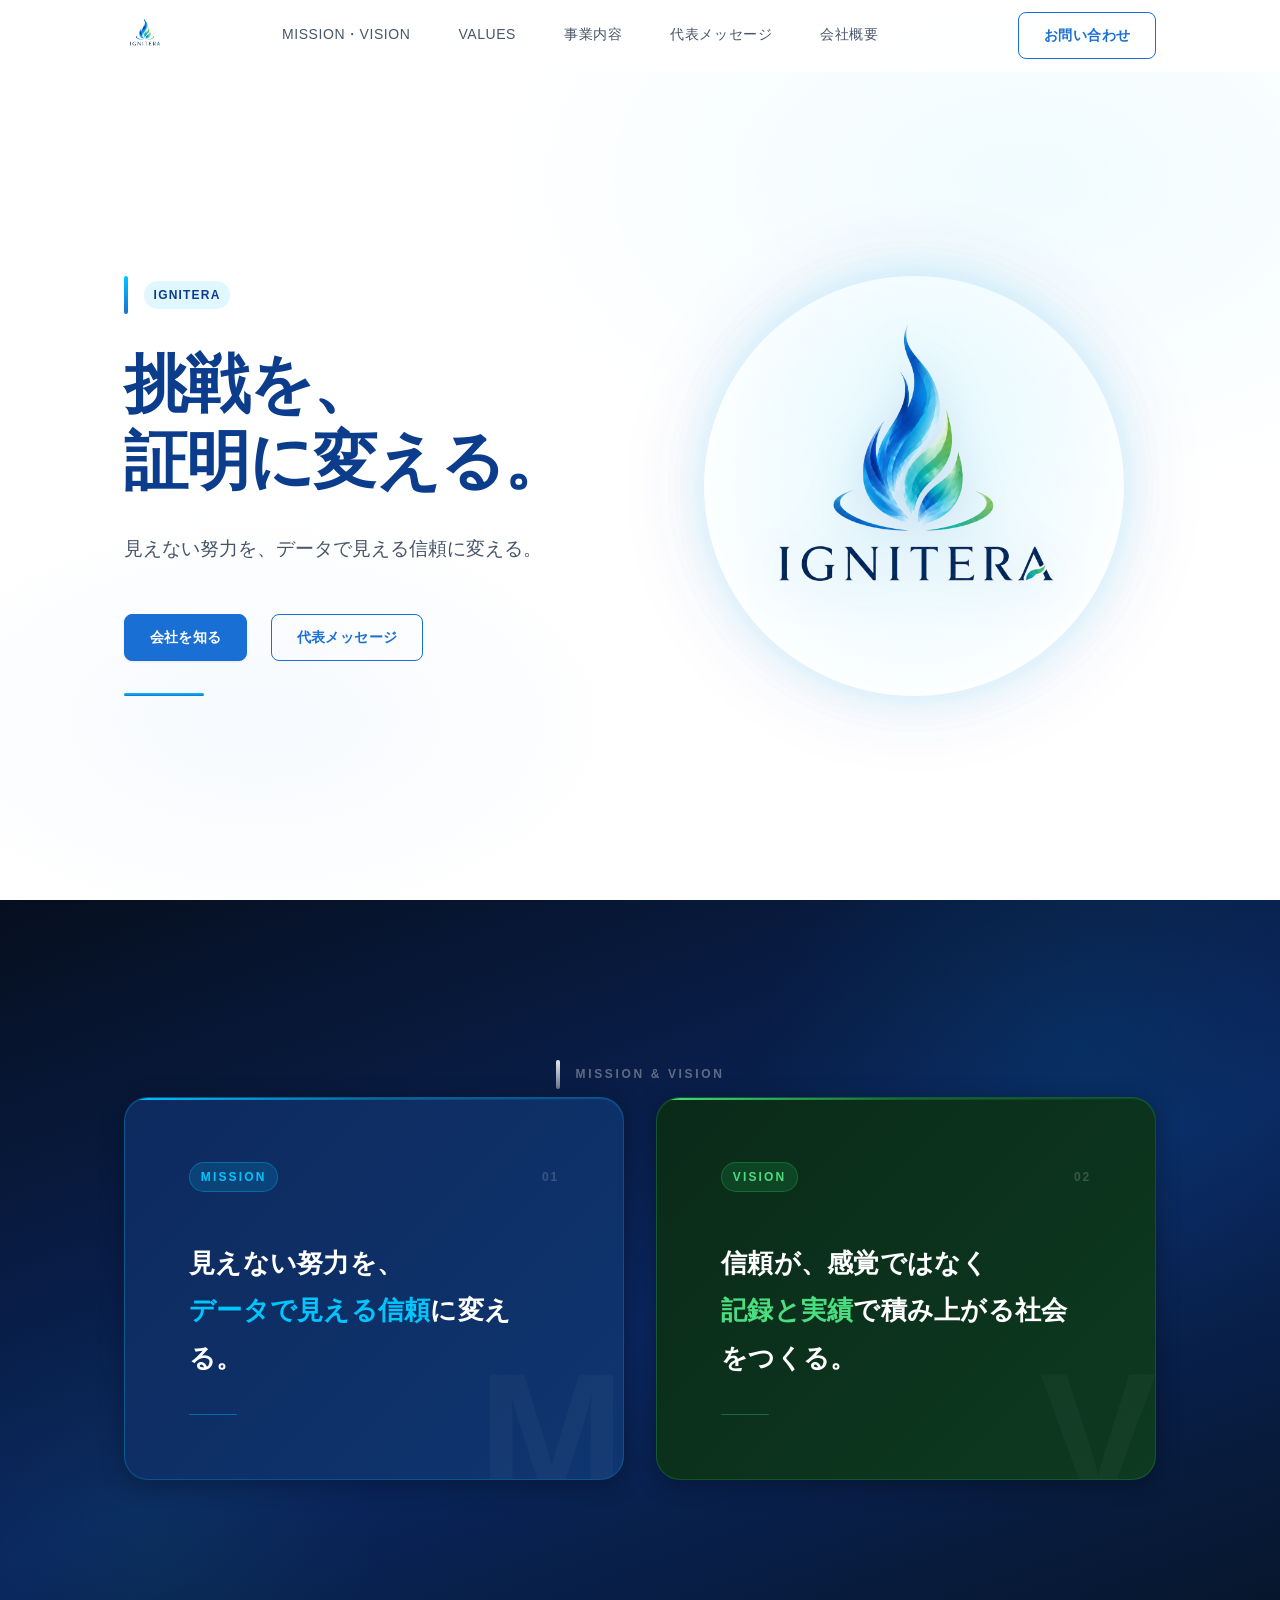
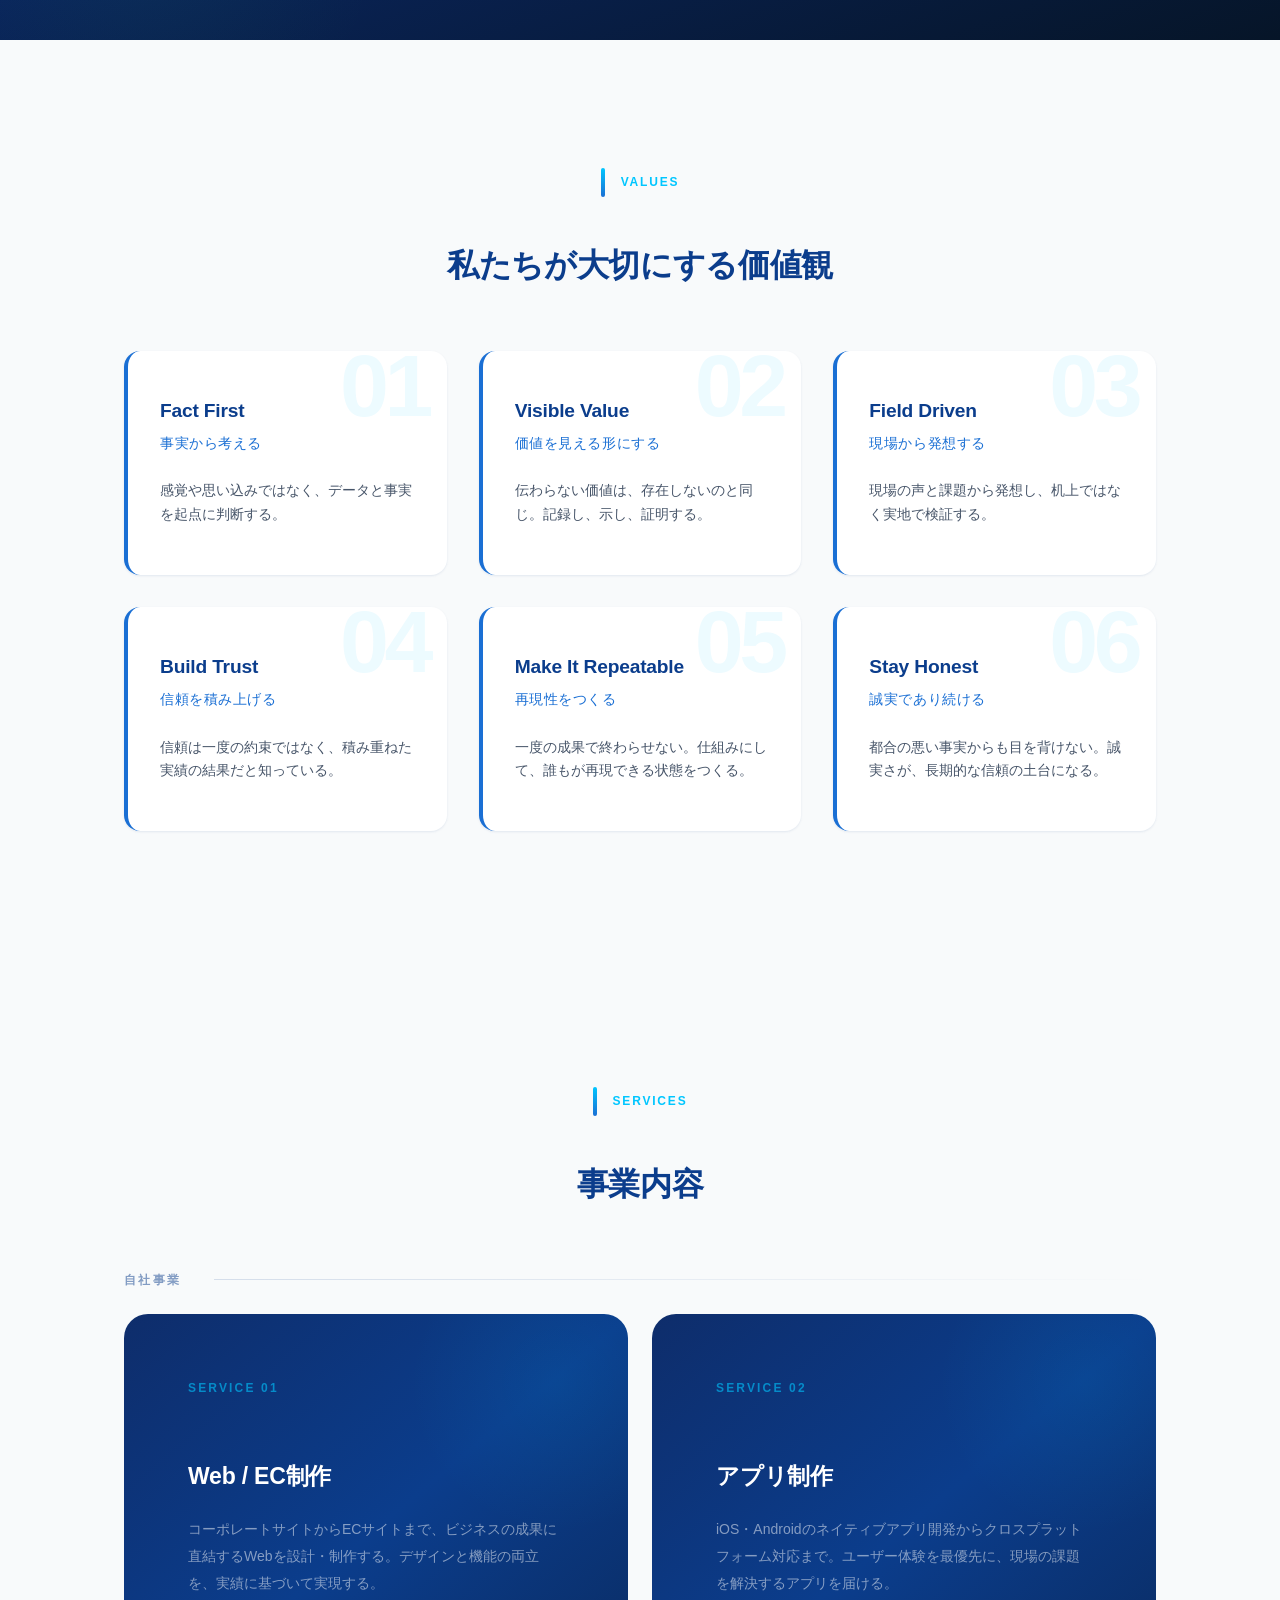
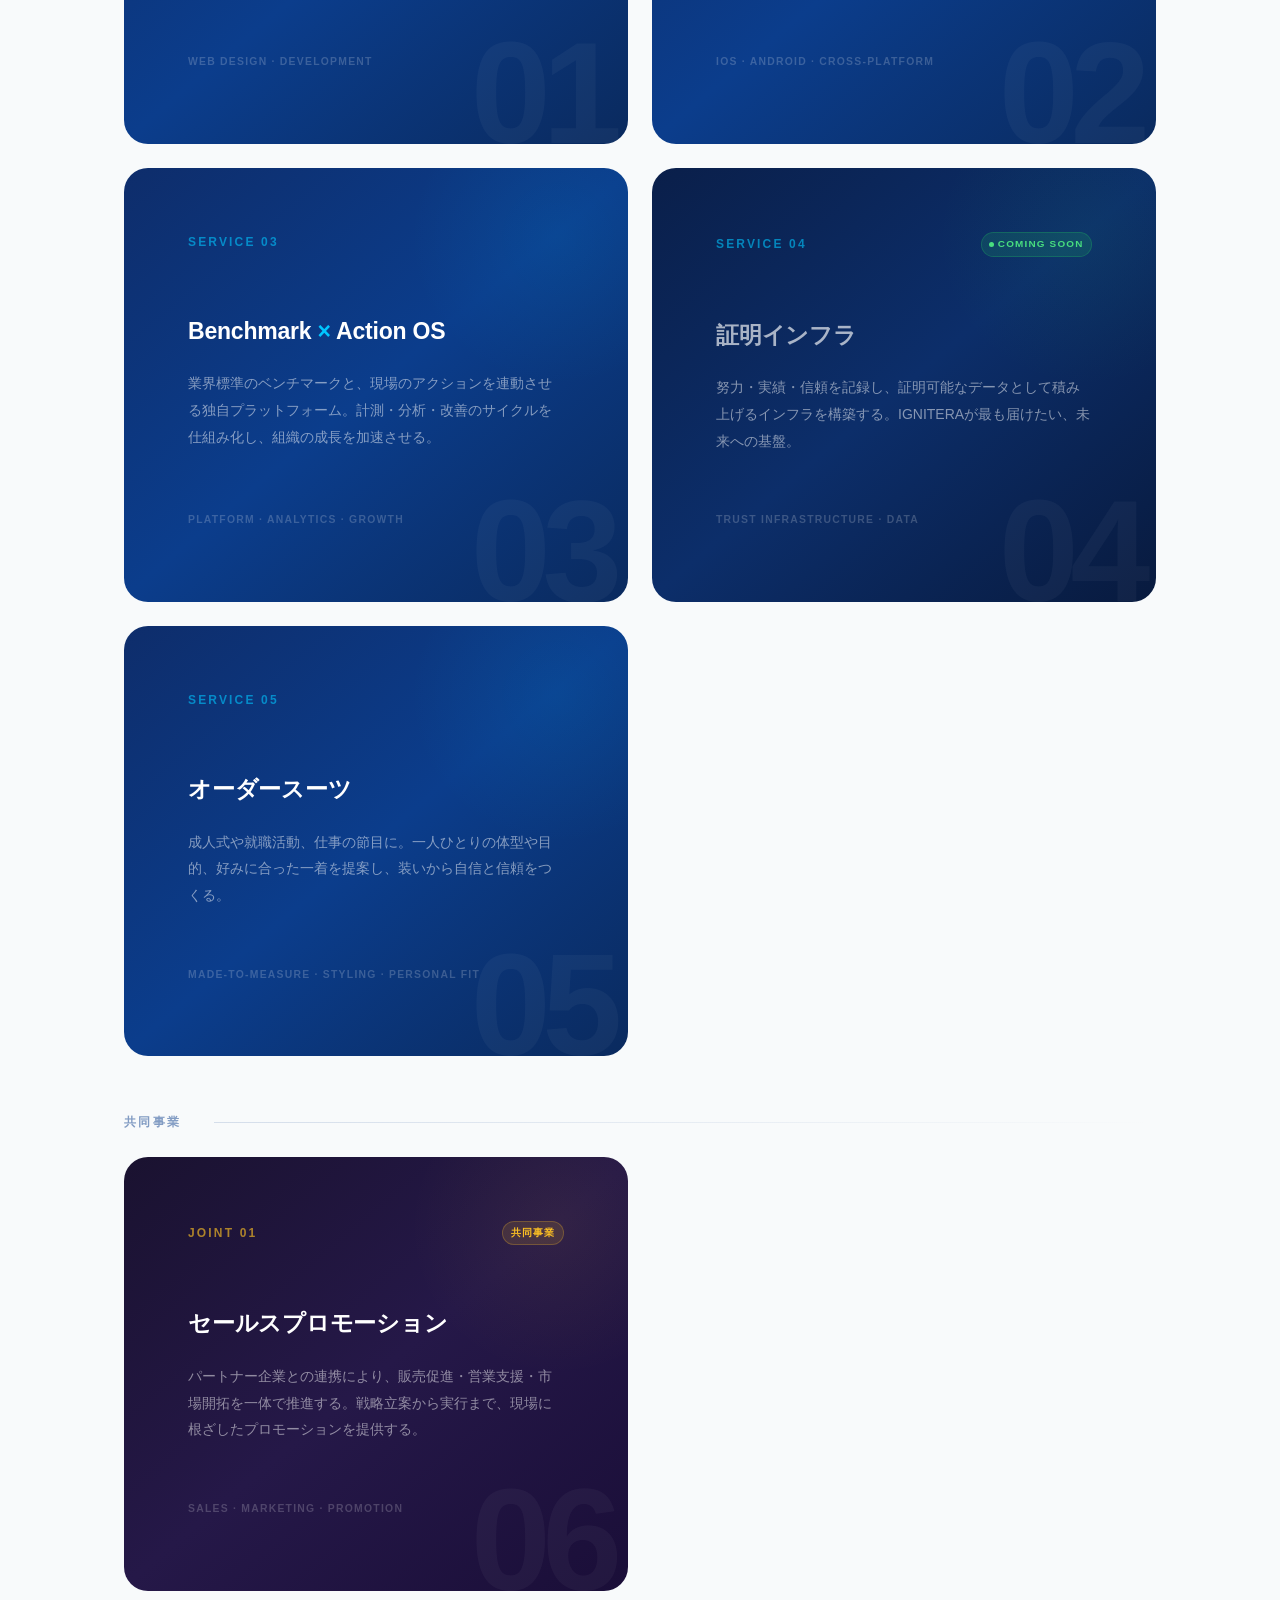
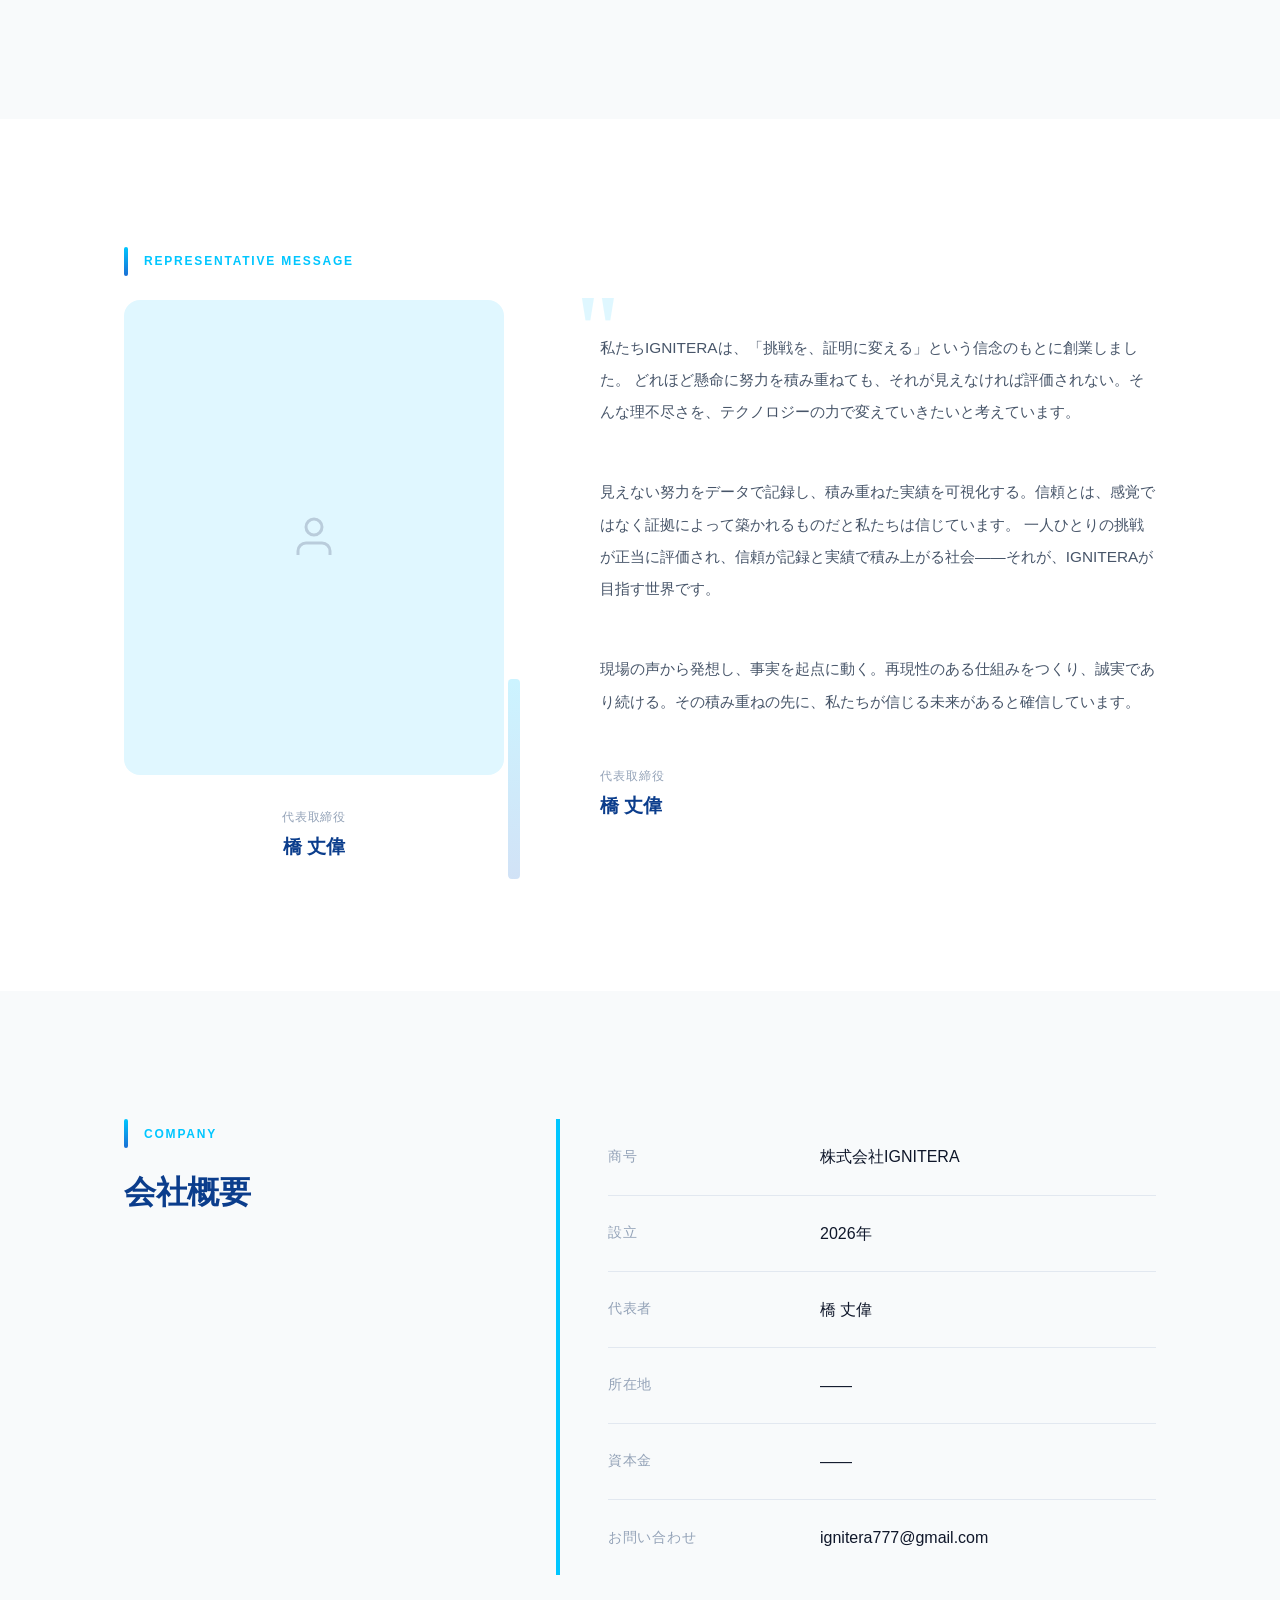
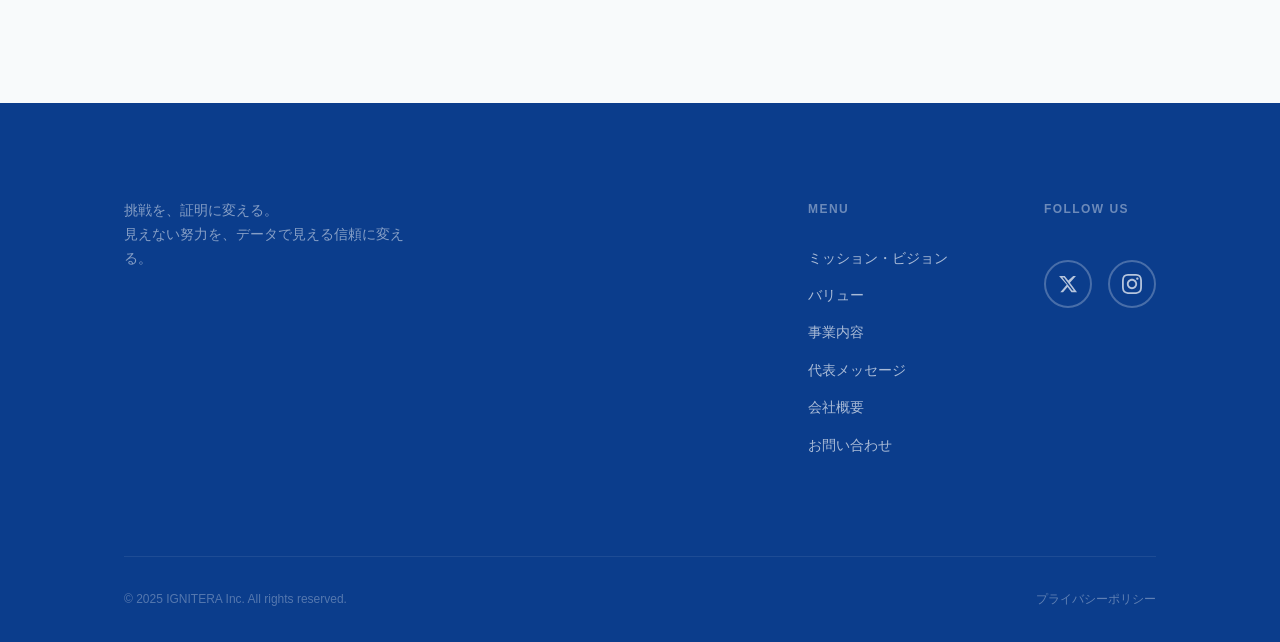
<file: index.html>
<!DOCTYPE html>
<html lang="ja">
<head>
  <meta charset="UTF-8">
  <meta name="viewport" content="width=device-width, initial-scale=1.0">
  <title>IGNITERA — 挑戦を、証明に変える。</title>
  <meta name="description" content="見えない努力を、データで見える信頼に変える。IGNITERAは、信頼が記録と実績で積み上がる社会をつくります。">

  <!-- OGP -->
  <meta property="og:title" content="IGNITERA — 挑戦を、証明に変える。">
  <meta property="og:description" content="見えない努力を、データで見える信頼に変える。">
  <meta property="og:type" content="website">
  <meta property="og:locale" content="ja_JP">

  <!-- Favicon placeholder -->
  <link rel="icon" type="image/png" href="logo/IGNITERA_transparent_full.png">

  <!-- CSS -->
  <link rel="stylesheet" href="css/reset.css">
  <link rel="stylesheet" href="css/tokens.css">
  <link rel="stylesheet" href="css/typography.css">
  <link rel="stylesheet" href="css/layout.css">
  <link rel="stylesheet" href="css/components.css">
  <link rel="stylesheet" href="css/animations.css">
  <link rel="stylesheet" href="css/sections/header.css">
  <link rel="stylesheet" href="css/sections/hero.css">
  <link rel="stylesheet" href="css/sections/mission-vision.css">
  <link rel="stylesheet" href="css/sections/values.css">
  <link rel="stylesheet" href="css/sections/services.css">
  <link rel="stylesheet" href="css/sections/representative.css">
  <link rel="stylesheet" href="css/sections/company-info.css">
  <link rel="stylesheet" href="css/sections/footer.css">
  <link rel="stylesheet" href="css/responsive.css">
  <!-- SEO / GEO Optimization -->
  <link rel="canonical" href="https://ignitera.jp/">
  <meta property="og:type" content="website">
  <meta property="og:site_name" content="IGNITERA">
  <meta property="og:title" content="IGNITERA — 挑戦を、証明に変える。">
  <meta property="og:description" content="Web/EC制作・アプリ制作・Benchmark × Action OS・証明インフラ・オーダースーツを展開するIGNITERA。挑戦を、証明に変える。">
  <meta property="og:url" content="https://ignitera.jp/">
  <meta property="og:image" content="https://ignitera.jp/logo/IGNITERA_transparent_full.png">
  <meta name="twitter:card" content="summary_large_image">
  <meta name="twitter:site" content="@ignitera_jp">
  <meta name="twitter:title" content="IGNITERA — 挑戦を、証明に変える。">
  <meta name="twitter:description" content="Web/EC制作・アプリ制作・Benchmark × Action OS・証明インフラ・オーダースーツを展開するIGNITERA。挑戦を、証明に変える。">
  <meta name="twitter:image" content="https://ignitera.jp/logo/IGNITERA_transparent_full.png">
  <script type="application/ld+json">
  {
    "@context": "https://schema.org",
    "@graph": [
      {
        "@type": "Organization",
        "@id": "https://ignitera.jp/#organization",
        "name": "株式会社IGNITERA",
        "alternateName": "IGNITERA Inc.",
        "url": "https://ignitera.jp",
        "logo": "https://ignitera.jp/logo/IGNITERA_transparent_full.png",
        "description": "挑戦を、証明に変える。Web/EC制作・アプリ制作・Benchmark × Action OS・証明インフラ・オーダースーツを展開する株式会社IGNITERA。",
        "foundingDate": "2026",
        "founder": { "@type": "Person", "name": "橋 丈偉" },
        "email": "ignitera777@gmail.com",
        "sameAs": [
          "https://x.com/ignitera_jp",
          "https://www.instagram.com/ignitera_official/"
        ]
      },
      {
        "@type": "WebSite",
        "@id": "https://ignitera.jp/#website",
        "url": "https://ignitera.jp",
        "name": "IGNITERA",
        "description": "挑戦を、証明に変える。",
        "publisher": { "@id": "https://ignitera.jp/#organization" }
      }
    ]
  }
  </script>
</head>
<body>

  <!-- ============================================================
       HEADER
  ============================================================ -->
  <header id="site-header" role="banner">
    <div class="container">
      <div class="header-inner">
        <a href="#hero" class="header-logo" aria-label="IGNITERA トップへ">
          <img src="logo/IGNITERA_transparent_full.png" alt="IGNITERA">
        </a>

        <nav class="header-nav" aria-label="メインナビゲーション">
          <a href="#mission-vision" class="nav-link">MISSION・VISION</a>
          <a href="#values" class="nav-link">VALUES</a>
          <a href="#services" class="nav-link">事業内容</a>
          <a href="#representative" class="nav-link">代表メッセージ</a>
          <a href="#company-info" class="nav-link">会社概要</a>
        </nav>

        <a href="contact.html" class="btn btn-outline header-cta">お問い合わせ</a>

        <button class="hamburger" aria-label="メニューを開く" aria-expanded="false">
          <span class="hamburger-line"></span>
          <span class="hamburger-line"></span>
          <span class="hamburger-line"></span>
        </button>
      </div>
    </div>
  </header>

  <!-- Mobile nav overlay -->
  <nav class="mobile-nav" aria-label="モバイルナビゲーション">
    <a href="#mission-vision" class="nav-link">ミッション</a>
    <a href="#values" class="nav-link">バリュー</a>
    <a href="#services" class="nav-link">事業内容</a>
    <a href="#representative" class="nav-link">代表メッセージ</a>
    <a href="#company-info" class="nav-link">会社概要</a>
    <a href="contact.html" class="nav-link">お問い合わせ</a>
  </nav>

  <main>

    <!-- ============================================================
         HERO
    ============================================================ -->
    <section id="hero">
      <div class="container">
        <div class="hero-inner">

          <!-- Left: text -->
          <div class="hero-text">
            <div class="hero-badge hero-animate">
              <span class="accent-bar"></span>
              <span class="badge badge-cyan">IGNITERA</span>
            </div>

            <h1 class="hero-tagline hero-animate">
              挑戦を、<br>証明に変える。
            </h1>

            <p class="hero-mission hero-animate">
              見えない努力を、データで見える信頼に変える。
            </p>

            <div class="hero-ctas hero-animate">
              <a href="#mission-vision" class="btn btn-primary">会社を知る</a>
              <a href="#representative" class="btn btn-outline">代表メッセージ</a>
            </div>

            <span class="accent-bar accent-bar--horizontal hero-animate"></span>
          </div>

          <!-- Right: logo visual -->
          <div class="hero-visual">
            <div class="hero-logo-wrap hero-logo-animate">
              <div class="hero-logo-glow"></div>
              <img
                src="logo/IGNITERA_transparent_full.png"
                alt="IGNITERA ロゴ"
                class="hero-logo-img"
                loading="eager"
              >
            </div>
          </div>

        </div>
      </div>

      <!-- Scroll indicator -->
      <div class="hero-scroll scroll-indicator" aria-hidden="true">
        <span class="scroll-indicator__dot"></span>
        <span class="text-xs tracking-wider text-muted">SCROLL</span>
      </div>
    </section>

    <!-- ============================================================
         MISSION / VISION
    ============================================================ -->
    <section id="mission-vision">
      <div class="container">

        <div class="mv-section-head scroll-reveal" data-anim="fade-up">
          <p class="mv-section-label">
            <span class="accent-bar accent-bar--white"></span>
            MISSION &amp; VISION
          </p>
        </div>

        <div class="mv-grid">

          <!-- MISSION card -->
          <div class="mv-card mv-card--mission scroll-reveal" data-anim="fade-left">
            <span class="mv-card-ghost" aria-hidden="true">M</span>
            <div class="mv-card-inner">
              <div class="mv-card-header">
                <span class="mv-card-tag">MISSION</span>
                <span class="mv-card-index">01</span>
              </div>
              <div class="mv-card-body">
                <h2 class="mv-card-heading">
                  見えない努力を、<br><em>データで見える信頼</em>に変える。
                </h2>
                <span class="mv-card-rule"></span>
              </div>
            </div>
          </div>

          <!-- VISION card -->
          <div class="mv-card mv-card--vision scroll-reveal" data-anim="fade-right" data-delay="100">
            <span class="mv-card-ghost" aria-hidden="true">V</span>
            <div class="mv-card-inner">
              <div class="mv-card-header">
                <span class="mv-card-tag">VISION</span>
                <span class="mv-card-index">02</span>
              </div>
              <div class="mv-card-body">
                <h2 class="mv-card-heading">
                  信頼が、感覚ではなく<br><em>記録と実績</em>で積み上がる社会をつくる。
                </h2>
                <span class="mv-card-rule"></span>
              </div>
            </div>
          </div>

        </div>
      </div>
    </section>

    <!-- ============================================================
         VALUES
    ============================================================ -->
    <section id="values" class="section">
      <div class="container">

        <div class="section-header section-header--center">
          <span class="section-label scroll-reveal" data-anim="fade-up">
            <span class="accent-bar"></span>
            VALUES
          </span>
          <h2 class="text-h2 text-navy scroll-reveal" data-anim="fade-up" data-delay="100">
            私たちが大切にする価値観
          </h2>
        </div>

        <div class="values-grid">

          <article class="value-card scroll-reveal" data-anim="scale-in">
            <span class="value-card-number" aria-hidden="true">01</span>
            <div class="value-card-content">
              <h3 class="value-card-en">Fact First</h3>
              <p class="value-card-ja">事実から考える</p>
              <p class="value-card-desc">感覚や思い込みではなく、データと事実を起点に判断する。</p>
            </div>
          </article>

          <article class="value-card scroll-reveal" data-anim="scale-in">
            <span class="value-card-number" aria-hidden="true">02</span>
            <div class="value-card-content">
              <h3 class="value-card-en">Visible Value</h3>
              <p class="value-card-ja">価値を見える形にする</p>
              <p class="value-card-desc">伝わらない価値は、存在しないのと同じ。記録し、示し、証明する。</p>
            </div>
          </article>

          <article class="value-card scroll-reveal" data-anim="scale-in">
            <span class="value-card-number" aria-hidden="true">03</span>
            <div class="value-card-content">
              <h3 class="value-card-en">Field Driven</h3>
              <p class="value-card-ja">現場から発想する</p>
              <p class="value-card-desc">現場の声と課題から発想し、机上ではなく実地で検証する。</p>
            </div>
          </article>

          <article class="value-card scroll-reveal" data-anim="scale-in">
            <span class="value-card-number" aria-hidden="true">04</span>
            <div class="value-card-content">
              <h3 class="value-card-en">Build Trust</h3>
              <p class="value-card-ja">信頼を積み上げる</p>
              <p class="value-card-desc">信頼は一度の約束ではなく、積み重ねた実績の結果だと知っている。</p>
            </div>
          </article>

          <article class="value-card scroll-reveal" data-anim="scale-in">
            <span class="value-card-number" aria-hidden="true">05</span>
            <div class="value-card-content">
              <h3 class="value-card-en">Make It Repeatable</h3>
              <p class="value-card-ja">再現性をつくる</p>
              <p class="value-card-desc">一度の成果で終わらせない。仕組みにして、誰もが再現できる状態をつくる。</p>
            </div>
          </article>

          <article class="value-card scroll-reveal" data-anim="scale-in">
            <span class="value-card-number" aria-hidden="true">06</span>
            <div class="value-card-content">
              <h3 class="value-card-en">Stay Honest</h3>
              <p class="value-card-ja">誠実であり続ける</p>
              <p class="value-card-desc">都合の悪い事実からも目を背けない。誠実さが、長期的な信頼の土台になる。</p>
            </div>
          </article>

        </div>
      </div>
    </section>

    <!-- ============================================================
         SERVICES
    ============================================================ -->
    <section id="services" class="section">
      <div class="container">

        <div class="section-header section-header--center">
          <span class="section-label scroll-reveal" data-anim="fade-up">
            <span class="accent-bar"></span>
            SERVICES
          </span>
          <h2 class="text-h2 text-navy scroll-reveal" data-anim="fade-up" data-delay="100">
            事業内容
          </h2>
        </div>

        <div class="services-grid">

          <!-- ── 自社事業 ── -->
          <div class="services-category scroll-reveal" data-anim="fade-up">
            <span class="services-category-label">自社事業</span>
            <span class="services-category-line"></span>
          </div>

          <!-- 01 Web/EC制作 -->
          <div class="service-card scroll-reveal" data-anim="fade-up" onclick="location.href='services/web-ec.html'" style="cursor:pointer;">
            <div class="service-bar" aria-hidden="true"></div>
            <div class="service-card-head">
              <span class="service-card-index">SERVICE 01</span>
            </div>
            <div class="service-card-body">
              <h3 class="service-card-title">Web / EC制作</h3>
              <p class="service-card-desc">
                コーポレートサイトからECサイトまで、ビジネスの成果に直結するWebを設計・制作する。デザインと機能の両立を、実績に基づいて実現する。
              </p>
            </div>
            <div class="service-card-footer">
              <span class="service-card-tag">Web Design · Development</span>
              <span class="service-card-arrow" aria-hidden="true">
                <svg viewBox="0 0 16 16" fill="none" xmlns="http://www.w3.org/2000/svg">
                  <path d="M3 8h10M9 4l4 4-4 4" stroke="currentColor" stroke-width="1.5" stroke-linecap="round" stroke-linejoin="round"/>
                </svg>
              </span>
            </div>
            <span class="service-card-num" aria-hidden="true">01</span>
          </div>

          <!-- 02 アプリ制作 -->
          <div class="service-card scroll-reveal" data-anim="fade-up" data-delay="100" onclick="location.href='services/app.html'" style="cursor:pointer;">
            <div class="service-bar" aria-hidden="true"></div>
            <div class="service-card-head">
              <span class="service-card-index">SERVICE 02</span>
            </div>
            <div class="service-card-body">
              <h3 class="service-card-title">アプリ制作</h3>
              <p class="service-card-desc">
                iOS・Androidのネイティブアプリ開発からクロスプラットフォーム対応まで。ユーザー体験を最優先に、現場の課題を解決するアプリを届ける。
              </p>
            </div>
            <div class="service-card-footer">
              <span class="service-card-tag">iOS · Android · Cross-platform</span>
              <span class="service-card-arrow" aria-hidden="true">
                <svg viewBox="0 0 16 16" fill="none" xmlns="http://www.w3.org/2000/svg">
                  <path d="M3 8h10M9 4l4 4-4 4" stroke="currentColor" stroke-width="1.5" stroke-linecap="round" stroke-linejoin="round"/>
                </svg>
              </span>
            </div>
            <span class="service-card-num" aria-hidden="true">02</span>
          </div>

          <!-- 03 Benchmark x Action OS -->
          <div class="service-card scroll-reveal" data-anim="fade-up" data-delay="200" onclick="location.href='services/benchmark.html'" style="cursor:pointer;">
            <div class="service-bar" aria-hidden="true"></div>
            <div class="service-card-head">
              <span class="service-card-index">SERVICE 03</span>
            </div>
            <div class="service-card-body">
              <h3 class="service-card-title">Benchmark <em>×</em> Action OS</h3>
              <p class="service-card-desc">
                業界標準のベンチマークと、現場のアクションを連動させる独自プラットフォーム。計測・分析・改善のサイクルを仕組み化し、組織の成長を加速させる。
              </p>
            </div>
            <div class="service-card-footer">
              <span class="service-card-tag">Platform · Analytics · Growth</span>
              <span class="service-card-arrow" aria-hidden="true">
                <svg viewBox="0 0 16 16" fill="none" xmlns="http://www.w3.org/2000/svg">
                  <path d="M3 8h10M9 4l4 4-4 4" stroke="currentColor" stroke-width="1.5" stroke-linecap="round" stroke-linejoin="round"/>
                </svg>
              </span>
            </div>
            <span class="service-card-num" aria-hidden="true">03</span>
          </div>

          <!-- 04 証明インフラ (coming soon) -->
          <div class="service-card service-card--coming scroll-reveal" data-anim="fade-up" data-delay="300" onclick="location.href='services/shoumei-infra.html'" style="cursor:pointer;">
            <div class="service-bar" aria-hidden="true"></div>
            <div class="service-card-head">
              <span class="service-card-index">SERVICE 04</span>
              <span class="service-coming-badge">Coming Soon</span>
            </div>
            <div class="service-card-body">
              <h3 class="service-card-title">証明インフラ</h3>
              <p class="service-card-desc">
                努力・実績・信頼を記録し、証明可能なデータとして積み上げるインフラを構築する。IGNITERAが最も届けたい、未来への基盤。
              </p>
            </div>
            <div class="service-card-footer">
              <span class="service-card-tag">Trust Infrastructure · Data</span>
              <span class="service-card-arrow" aria-hidden="true">
                <svg viewBox="0 0 16 16" fill="none" xmlns="http://www.w3.org/2000/svg">
                  <path d="M3 8h10M9 4l4 4-4 4" stroke="currentColor" stroke-width="1.5" stroke-linecap="round" stroke-linejoin="round"/>
                </svg>
              </span>
            </div>
            <span class="service-card-num" aria-hidden="true">04</span>
          </div>

          <!-- 05 オーダースーツ -->
          <div class="service-card scroll-reveal" data-anim="fade-up" onclick="location.href='services/order-suit.html'" style="cursor:pointer;">
            <div class="service-bar" aria-hidden="true"></div>
            <div class="service-card-head">
              <span class="service-card-index">SERVICE 05</span>
            </div>
            <div class="service-card-body">
              <h3 class="service-card-title">オーダースーツ</h3>
              <p class="service-card-desc">
                成人式や就職活動、仕事の節目に。一人ひとりの体型や目的、好みに合った一着を提案し、装いから自信と信頼をつくる。
              </p>
            </div>
            <div class="service-card-footer">
              <span class="service-card-tag">Made-to-Measure · Styling · Personal Fit</span>
              <span class="service-card-arrow" aria-hidden="true">
                <svg viewBox="0 0 16 16" fill="none" xmlns="http://www.w3.org/2000/svg">
                  <path d="M3 8h10M9 4l4 4-4 4" stroke="currentColor" stroke-width="1.5" stroke-linecap="round" stroke-linejoin="round"/>
                </svg>
              </span>
            </div>
            <span class="service-card-num" aria-hidden="true">05</span>
          </div>

          <!-- ── 共同事業 ── -->
          <div class="services-category scroll-reveal" data-anim="fade-up">
            <span class="services-category-label">共同事業</span>
            <span class="services-category-line"></span>
          </div>

          <!-- 06 セールスプロモーション -->
          <div class="service-card service-card--joint scroll-reveal" data-anim="fade-up" onclick="location.href='services/sales-promotion.html'" style="cursor:pointer;">
            <div class="service-bar" aria-hidden="true"></div>
            <div class="service-card-head">
              <span class="service-card-index">JOINT 01</span>
              <span class="joint-badge">共同事業</span>
            </div>
            <div class="service-card-body">
              <h3 class="service-card-title">セールスプロモーション</h3>
              <p class="service-card-desc">
                パートナー企業との連携により、販売促進・営業支援・市場開拓を一体で推進する。戦略立案から実行まで、現場に根ざしたプロモーションを提供する。
              </p>
            </div>
            <div class="service-card-footer">
              <span class="service-card-tag">Sales · Marketing · Promotion</span>
              <span class="service-card-arrow" aria-hidden="true">
                <svg viewBox="0 0 16 16" fill="none" xmlns="http://www.w3.org/2000/svg">
                  <path d="M3 8h10M9 4l4 4-4 4" stroke="currentColor" stroke-width="1.5" stroke-linecap="round" stroke-linejoin="round"/>
                </svg>
              </span>
            </div>
            <span class="service-card-num" aria-hidden="true">06</span>
          </div>

        </div>
      </div>
    </section>

    <!-- ============================================================
         REPRESENTATIVE
    ============================================================ -->
    <section id="representative" class="section">
      <div class="container">

        <div class="section-label scroll-reveal" data-anim="fade-up">
          <span class="accent-bar"></span>
          REPRESENTATIVE MESSAGE
        </div>

        <div class="rep-inner">

          <!-- Photo -->
          <div class="rep-photo-wrap scroll-reveal" data-anim="fade-left">
            <div class="accent-block" aria-hidden="true"></div>
            <div class="rep-photo">
              <!-- ← 代表者写真をここに差し替え -->
              <!-- <img src="assets/images/ceo-photo.jpg" alt="代表取締役 氏名"> -->
              <div class="rep-photo-placeholder">
                <svg xmlns="http://www.w3.org/2000/svg" viewBox="0 0 24 24" fill="none" stroke="currentColor" stroke-width="1.5">
                  <path d="M20 21v-2a4 4 0 0 0-4-4H8a4 4 0 0 0-4 4v2"/>
                  <circle cx="12" cy="7" r="4"/>
                </svg>
              </div>
            </div>
            <div class="rep-name">
              <p class="rep-name-title">代表取締役</p>
              <!-- ← 代表者名をここに差し替え -->
              <p class="rep-name-text">橋 丈偉</p>
            </div>
          </div>

          <!-- Message -->
          <div class="rep-message scroll-reveal" data-anim="fade-right">
            <span class="rep-quote-mark" aria-hidden="true">"</span>

            <p class="rep-message-body">
              <!-- ← 代表メッセージをここに差し替え -->
              私たちIGNITERAは、「挑戦を、証明に変える」という信念のもとに創業しました。
              どれほど懸命に努力を積み重ねても、それが見えなければ評価されない。そんな理不尽さを、テクノロジーの力で変えていきたいと考えています。
            </p>
            <p class="rep-message-body">
              見えない努力をデータで記録し、積み重ねた実績を可視化する。信頼とは、感覚ではなく証拠によって築かれるものだと私たちは信じています。
              一人ひとりの挑戦が正当に評価され、信頼が記録と実績で積み上がる社会――それが、IGNITERAが目指す世界です。
            </p>
            <p class="rep-message-body">
              現場の声から発想し、事実を起点に動く。再現性のある仕組みをつくり、誠実であり続ける。その積み重ねの先に、私たちが信じる未来があると確信しています。
            </p>

            <div class="rep-signature">
              <span class="rep-signature-role">代表取締役</span>
              <!-- ← 代表者名をここに差し替え -->
              <span class="rep-signature-name">橋 丈偉</span>
            </div>
          </div>

        </div>
      </div>
    </section>

    <!-- ============================================================
         COMPANY INFO
    ============================================================ -->
    <section id="company-info" class="section">
      <div class="container">
        <div class="company-inner">

          <div class="company-section-head">
            <span class="section-label scroll-reveal" data-anim="fade-up">
              <span class="accent-bar"></span>
              COMPANY
            </span>
            <h2 class="text-h2 text-navy scroll-reveal" data-anim="fade-up" data-delay="100">
              会社概要
            </h2>
          </div>

          <div class="company-table scroll-reveal" data-anim="fade-right">

            <div class="company-row">
              <span class="company-label">商号</span>
              <!-- ← 会社名をここに差し替え -->
              <span class="company-value">株式会社IGNITERA</span>
            </div>

            <div class="company-row">
              <span class="company-label">設立</span>
              <span class="company-value">2026年</span>
            </div>

            <div class="company-row">
              <span class="company-label">代表者</span>
              <span class="company-value">橋 丈偉</span>
            </div>

            <div class="company-row">
              <span class="company-label">所在地</span>
              <span class="company-value">――</span>
            </div>

            <div class="company-row">
              <span class="company-label">資本金</span>
              <!-- ← 資本金をここに差し替え -->
              <span class="company-value">――</span>
            </div>

            <div class="company-row" id="contact">
              <span class="company-label">お問い合わせ</span>
              <span class="company-value"><a href="mailto:ignitera777@gmail.com">ignitera777@gmail.com</a></span>
            </div>

          </div>
        </div>
      </div>
    </section>

  </main>

  <!-- ============================================================
       FOOTER
  ============================================================ -->
  <footer id="site-footer" role="contentinfo">
    <div class="container">
      <div class="footer-main">

        <!-- Brand -->
        <div class="footer-brand">
          <p class="footer-tagline">
            挑戦を、証明に変える。<br>
            見えない努力を、データで見える信頼に変える。
          </p>
        </div>

        <!-- Sitemap -->
        <nav class="footer-nav" aria-label="フッターナビゲーション">
          <p class="footer-nav-title">MENU</p>
          <a href="#mission-vision" class="footer-nav-link">ミッション・ビジョン</a>
          <a href="#values" class="footer-nav-link">バリュー</a>
          <a href="#services" class="footer-nav-link">事業内容</a>
          <a href="#representative" class="footer-nav-link">代表メッセージ</a>
          <a href="#company-info" class="footer-nav-link">会社概要</a>
          <a href="contact.html" class="footer-nav-link">お問い合わせ</a>
        </nav>

        <!-- SNS -->
        <div class="footer-sns">
          <p class="footer-nav-title">FOLLOW US</p>
          <div class="sns-buttons">

            <!-- X (Twitter) -->
            <!-- ← href="https://twitter.com/YOUR_HANDLE" に差し替え -->
            <a href="https://x.com/ignitera_jp" class="sns-btn" aria-label="X (Twitter)" target="_blank" rel="noopener noreferrer">
              <svg viewBox="0 0 24 24" xmlns="http://www.w3.org/2000/svg" aria-hidden="true">
                <path d="M18.244 2.25h3.308l-7.227 8.26 8.502 11.24H16.17l-4.714-6.231-5.401 6.231H2.746l7.73-8.835L1.254 2.25H8.08l4.253 5.622zm-1.161 17.52h1.833L7.084 4.126H5.117z"/>
              </svg>
            </a>

            <!-- Instagram -->
            <!-- ← href="https://www.instagram.com/YOUR_HANDLE" に差し替え -->
            <a href="https://www.instagram.com/ignitera_official/" class="sns-btn" aria-label="Instagram" target="_blank" rel="noopener noreferrer">
              <svg viewBox="0 0 24 24" xmlns="http://www.w3.org/2000/svg" aria-hidden="true">
                <path d="M12 2.163c3.204 0 3.584.012 4.85.07 3.252.148 4.771 1.691 4.919 4.919.058 1.265.069 1.645.069 4.849 0 3.205-.012 3.584-.069 4.849-.149 3.225-1.664 4.771-4.919 4.919-1.266.058-1.644.07-4.85.07-3.204 0-3.584-.012-4.849-.07-3.26-.149-4.771-1.699-4.919-4.92-.058-1.265-.07-1.644-.07-4.849 0-3.204.013-3.583.07-4.849.149-3.227 1.664-4.771 4.919-4.919 1.266-.057 1.645-.069 4.849-.069zm0-2.163c-3.259 0-3.667.014-4.947.072-4.358.2-6.78 2.618-6.98 6.98-.059 1.281-.073 1.689-.073 4.948 0 3.259.014 3.668.072 4.948.2 4.358 2.618 6.78 6.98 6.98 1.281.058 1.689.072 4.948.072 3.259 0 3.668-.014 4.948-.072 4.354-.2 6.782-2.618 6.979-6.98.059-1.28.073-1.689.073-4.948 0-3.259-.014-3.667-.072-4.947-.196-4.354-2.617-6.78-6.979-6.98-1.281-.059-1.69-.073-4.949-.073zm0 5.838c-3.403 0-6.162 2.759-6.162 6.162s2.759 6.163 6.162 6.163 6.162-2.759 6.162-6.163c0-3.403-2.759-6.162-6.162-6.162zm0 10.162c-2.209 0-4-1.79-4-4 0-2.209 1.791-4 4-4s4 1.791 4 4c0 2.21-1.791 4-4 4zm6.406-11.845c-.796 0-1.441.645-1.441 1.44s.645 1.44 1.441 1.44c.795 0 1.439-.645 1.439-1.44s-.644-1.44-1.439-1.44z"/>
              </svg>
            </a>

          </div>
        </div>

      </div>

      <!-- Bottom bar -->
      <div class="footer-bottom">
        <!-- ← 会社名・年度をここに差し替え -->
        <p class="footer-copy">&copy; 2025 IGNITERA Inc. All rights reserved.</p>
        <a href="#" class="footer-policy">プライバシーポリシー</a>
      </div>
    </div>
  </footer>

  <!-- JS -->
  <script src="js/scroll-animations.js" defer></script>
  <script src="js/nav.js" defer></script>

</body>
</html>
</file>
<file: css/tokens.css>
:root {
  /* Colors — extracted from IGNITERA logo */
  --color-navy:        #0B3D8C;
  --color-blue:        #1A6FD4;
  --color-cyan:        #00C6FF;
  --color-cyan-light:  #E0F7FF;
  --color-cyan-ultra:  #F0FBFF;
  --color-green:       #22C55E;
  --color-green-light: #DCFCE7;

  --color-white:       #FFFFFF;
  --color-bg:          #F8FAFB;
  --color-surface:     #FFFFFF;
  --color-border:      #E2E8F0;

  --color-text-primary:   #0F172A;
  --color-text-secondary: #475569;
  --color-text-muted:     #94A3B8;

  /* Typography */
  --font-sans: "Hiragino Kaku Gothic ProN", "Hiragino Sans", "Yu Gothic Medium", "Yu Gothic", "Meiryo", sans-serif;

  --font-display: clamp(2.5rem, 5vw, 4.5rem);
  --font-h1:      clamp(2rem, 3.5vw, 3rem);
  --font-h2:      clamp(1.5rem, 2.5vw, 2.25rem);
  --font-h3:      clamp(1.125rem, 1.5vw, 1.375rem);
  --font-body:    1rem;
  --font-small:   0.875rem;
  --font-xs:      0.75rem;

  /* Spacing (8px grid) */
  --space-1:  0.5rem;
  --space-2:  1rem;
  --space-3:  1.5rem;
  --space-4:  2rem;
  --space-6:  3rem;
  --space-8:  4rem;
  --space-12: 6rem;
  --space-16: 8rem;
  --space-20: 10rem;
  --space-24: 12rem;

  /* Motion */
  --ease-out-expo:  cubic-bezier(0.16, 1, 0.3, 1);
  --ease-in-out:    cubic-bezier(0.4, 0, 0.2, 1);
  --duration-fast:  200ms;
  --duration-base:  400ms;
  --duration-slow:  700ms;
  --duration-enter: 900ms;

  /* Shadows */
  --shadow-sm: 0 1px 3px rgba(11, 61, 140, 0.06), 0 1px 2px rgba(11, 61, 140, 0.04);
  --shadow-md: 0 4px 16px rgba(11, 61, 140, 0.10), 0 2px 6px rgba(11, 61, 140, 0.06);
  --shadow-lg: 0 12px 40px rgba(11, 61, 140, 0.14);

  /* Radii */
  --radius-sm: 4px;
  --radius-md: 8px;
  --radius-lg: 16px;
  --radius-xl: 24px;
  --radius-full: 9999px;

  /* Layout */
  --container-max: 1160px;
  --container-pad: clamp(1rem, 5vw, 4rem);
  --header-height: 72px;
}
</file>
<file: css/typography.css>
body {
  font-family: var(--font-sans);
  font-size: var(--font-body);
  color: var(--color-text-primary);
  line-height: 1.7;
}

h1, h2, h3, h4, h5, h6 {
  font-weight: 700;
  line-height: 1.3;
  letter-spacing: -0.01em;
}

.text-display {
  font-size: var(--font-display);
  font-weight: 800;
  line-height: 1.15;
  letter-spacing: -0.02em;
}

.text-h1 { font-size: var(--font-h1); }
.text-h2 { font-size: var(--font-h2); }
.text-h3 { font-size: var(--font-h3); }
.text-body { font-size: var(--font-body); }
.text-small { font-size: var(--font-small); }
.text-xs { font-size: var(--font-xs); }

.text-primary   { color: var(--color-text-primary); }
.text-secondary { color: var(--color-text-secondary); }
.text-muted     { color: var(--color-text-muted); }
.text-navy      { color: var(--color-navy); }
.text-blue      { color: var(--color-blue); }
.text-cyan      { color: var(--color-cyan); }
.text-white     { color: var(--color-white); }

.text-center { text-align: center; }
.text-left   { text-align: left; }

.font-bold   { font-weight: 700; }
.font-medium { font-weight: 500; }

.tracking-wide  { letter-spacing: 0.08em; }
.tracking-wider { letter-spacing: 0.12em; }

.leading-loose { line-height: 2.0; }
.leading-relaxed { line-height: 1.8; }

.section-label {
  display: inline-flex;
  align-items: center;
  gap: var(--space-2);
  font-size: var(--font-xs);
  font-weight: 700;
  letter-spacing: 0.15em;
  text-transform: uppercase;
  color: var(--color-cyan);
  margin-bottom: var(--space-3);
}

.section-label--dark {
  color: rgba(255, 255, 255, 0.6);
}
</file>
<file: css/layout.css>
.container {
  width: 100%;
  max-width: var(--container-max);
  margin-inline: auto;
  padding-inline: var(--container-pad);
}

.section {
  padding-block: var(--space-16);
}

.section--xl {
  padding-block: var(--space-24);
}

.section--sm {
  padding-block: var(--space-8);
}

.grid-2 {
  display: grid;
  grid-template-columns: 1fr 1fr;
  gap: var(--space-8);
  align-items: center;
}

.grid-3 {
  display: grid;
  grid-template-columns: repeat(3, 1fr);
  gap: var(--space-4);
}

.flex {
  display: flex;
}

.flex-center {
  display: flex;
  align-items: center;
  justify-content: center;
}

.flex-between {
  display: flex;
  align-items: center;
  justify-content: space-between;
}

.flex-col {
  display: flex;
  flex-direction: column;
}

.gap-1 { gap: var(--space-1); }
.gap-2 { gap: var(--space-2); }
.gap-3 { gap: var(--space-3); }
.gap-4 { gap: var(--space-4); }

.section-header {
  display: flex;
  align-items: center;
  gap: var(--space-3);
  margin-bottom: var(--space-8);
}

.section-header--center {
  flex-direction: column;
  align-items: center;
  text-align: center;
}
</file>
<file: css/components.css>
/* Accent Bar — シグネチャ要素「飛び出してくる棒」 */
.accent-bar {
  display: inline-block;
  width: 4px;
  height: 2.4em;
  background: linear-gradient(180deg, var(--color-cyan), var(--color-blue));
  border-radius: 2px;
  flex-shrink: 0;
  vertical-align: middle;
}

.accent-bar--green {
  background: linear-gradient(180deg, var(--color-green), #16A34A);
}

.accent-bar--white {
  background: linear-gradient(180deg, rgba(255,255,255,0.9), rgba(255,255,255,0.4));
}

.accent-bar--horizontal {
  width: 80px;
  height: 3px;
  display: block;
}

.accent-bar--large {
  width: 6px;
  height: 4em;
}

/* Decorative block behind CEO photo */
.accent-block {
  position: absolute;
  width: 12px;
  height: 200px;
  background: linear-gradient(180deg, var(--color-cyan), var(--color-blue));
  border-radius: 4px;
  opacity: 0.2;
}

/* Buttons */
.btn {
  display: inline-flex;
  align-items: center;
  justify-content: center;
  gap: var(--space-1);
  padding: 0.75em 1.75em;
  border-radius: var(--radius-md);
  font-size: var(--font-small);
  font-weight: 600;
  letter-spacing: 0.03em;
  transition:
    background-color var(--duration-fast) var(--ease-in-out),
    color var(--duration-fast) var(--ease-in-out),
    border-color var(--duration-fast) var(--ease-in-out),
    box-shadow var(--duration-fast) var(--ease-in-out),
    transform var(--duration-fast) var(--ease-in-out);
}

.btn:hover {
  transform: translateY(-1px);
}

.btn:active {
  transform: translateY(0);
}

.btn-primary {
  background-color: var(--color-blue);
  color: var(--color-white);
  border: 1.5px solid var(--color-blue);
  box-shadow: var(--shadow-sm);
}

.btn-primary:hover {
  background-color: var(--color-navy);
  border-color: var(--color-navy);
  box-shadow: var(--shadow-md);
}

.btn-outline {
  background-color: transparent;
  color: var(--color-blue);
  border: 1.5px solid var(--color-blue);
}

.btn-outline:hover {
  background-color: var(--color-blue);
  color: var(--color-white);
}

.btn-outline-white {
  background-color: transparent;
  color: var(--color-white);
  border: 1.5px solid rgba(255, 255, 255, 0.5);
}

.btn-outline-white:hover {
  background-color: rgba(255, 255, 255, 0.12);
  border-color: rgba(255, 255, 255, 0.8);
}

/* Badge / Tag */
.badge {
  display: inline-flex;
  align-items: center;
  gap: 0.4em;
  padding: 0.3em 0.8em;
  border-radius: var(--radius-full);
  font-size: var(--font-xs);
  font-weight: 700;
  letter-spacing: 0.1em;
  text-transform: uppercase;
}

.badge-cyan {
  background-color: var(--color-cyan-light);
  color: var(--color-navy);
}

/* Card */
.card {
  background: var(--color-white);
  border-radius: var(--radius-lg);
  padding: var(--space-6) var(--space-4);
  box-shadow: var(--shadow-sm);
  transition:
    box-shadow var(--duration-base) var(--ease-out-expo),
    transform var(--duration-base) var(--ease-out-expo);
  border-left: 4px solid var(--color-blue);
  position: relative;
  overflow: hidden;
}

.card:hover {
  box-shadow: var(--shadow-md);
  transform: translateY(-4px);
  border-left-color: var(--color-cyan);
}

/* Value card decoration number */
.card-number {
  position: absolute;
  top: -0.15em;
  right: 0.3em;
  font-size: 5rem;
  font-weight: 800;
  color: var(--color-cyan);
  opacity: 0.07;
  line-height: 1;
  pointer-events: none;
  user-select: none;
  letter-spacing: -0.05em;
}

/* SNS icon button */
.sns-btn {
  display: inline-flex;
  align-items: center;
  justify-content: center;
  width: 48px;
  height: 48px;
  border-radius: var(--radius-full);
  border: 2px solid rgba(255, 255, 255, 0.25);
  color: rgba(255, 255, 255, 0.7);
  transition:
    background-color var(--duration-fast) var(--ease-in-out),
    border-color var(--duration-fast) var(--ease-in-out),
    color var(--duration-fast) var(--ease-in-out),
    transform var(--duration-fast) var(--ease-in-out);
}

.sns-btn:hover {
  background-color: var(--color-blue);
  border-color: var(--color-white);
  color: var(--color-white);
  transform: scale(1.08);
}

.sns-btn svg {
  width: 20px;
  height: 20px;
  fill: currentColor;
}

/* Divider */
.divider {
  width: 100%;
  height: 1px;
  background-color: var(--color-border);
}

.divider--navy {
  background-color: rgba(255, 255, 255, 0.1);
}

/* Scroll down indicator */
.scroll-indicator {
  display: flex;
  flex-direction: column;
  align-items: center;
  gap: var(--space-1);
  color: var(--color-text-muted);
  font-size: var(--font-xs);
  letter-spacing: 0.1em;
}

.scroll-indicator__dot {
  width: 6px;
  height: 6px;
  border-radius: var(--radius-full);
  background-color: var(--color-cyan);
  animation: scroll-bounce 1.5s var(--ease-in-out) infinite;
}

@keyframes scroll-bounce {
  0%, 100% { transform: translateY(0); opacity: 1; }
  50% { transform: translateY(8px); opacity: 0.4; }
}
</file>
<file: css/animations.css>
/* === Scroll Reveal Base States === */

.scroll-reveal {
  opacity: 0;
  transition:
    opacity var(--duration-slow) var(--ease-out-expo),
    transform var(--duration-slow) var(--ease-out-expo);
}

.scroll-reveal[data-anim="fade-up"] {
  transform: translateY(28px);
}

.scroll-reveal[data-anim="fade-left"] {
  transform: translateX(-40px);
}

.scroll-reveal[data-anim="fade-right"] {
  transform: translateX(40px);
}

.scroll-reveal[data-anim="scale-in"] {
  transform: scale(0.94);
}

.scroll-reveal[data-anim="bar-grow"] {
  transform: scaleY(0);
  transform-origin: bottom;
}

.scroll-reveal.is-visible {
  opacity: 1;
  transform: none;
}

/* === Hero Entry Animation === */

.hero-animate {
  opacity: 0;
  transform: translateY(20px);
  transition:
    opacity var(--duration-enter) var(--ease-out-expo),
    transform var(--duration-enter) var(--ease-out-expo);
}

.hero-animate.is-loaded {
  opacity: 1;
  transform: none;
}

.hero-logo-animate {
  opacity: 0;
  transform: scale(0.92);
  transition:
    opacity var(--duration-enter) var(--ease-out-expo),
    transform var(--duration-enter) var(--ease-out-expo);
}

.hero-logo-animate.is-loaded {
  opacity: 1;
  transform: scale(1);
}

/* === Keyframes === */

@keyframes fade-in-up {
  from {
    opacity: 0;
    transform: translateY(20px);
  }
  to {
    opacity: 1;
    transform: none;
  }
}

@keyframes glow-pulse {
  0%, 100% { opacity: 0.6; }
  50% { opacity: 1; }
}

/* === Nav underline hover === */

.nav-link {
  position: relative;
}

.nav-link::after {
  content: '';
  position: absolute;
  bottom: -2px;
  left: 0;
  width: 100%;
  height: 2px;
  background: var(--color-blue);
  border-radius: 1px;
  transform: scaleX(0);
  transform-origin: left;
  transition: transform var(--duration-fast) var(--ease-out-expo);
}

.nav-link:hover::after,
.nav-link.is-active::after {
  transform: scaleX(1);
}

/* === Reduced motion override === */

@media (prefers-reduced-motion: reduce) {
  .scroll-reveal,
  .scroll-reveal.is-visible,
  .hero-animate,
  .hero-animate.is-loaded,
  .hero-logo-animate,
  .hero-logo-animate.is-loaded {
    opacity: 1;
    transform: none;
    transition: none;
  }

  .scroll-indicator__dot {
    animation: none;
  }
}
</file>
<file: css/sections/header.css>
#site-header {
  position: fixed;
  top: 0;
  left: 0;
  right: 0;
  z-index: 100;
  height: var(--header-height);
  display: flex;
  align-items: center;
  background-color: rgba(255, 255, 255, 0.88);
  backdrop-filter: blur(16px);
  -webkit-backdrop-filter: blur(16px);
  border-bottom: 1px solid transparent;
  transition:
    box-shadow var(--duration-base) var(--ease-in-out),
    border-color var(--duration-base) var(--ease-in-out);
}

#site-header.is-scrolled {
  box-shadow: var(--shadow-sm);
  border-bottom-color: var(--color-border);
}

.header-inner {
  display: flex;
  align-items: center;
  justify-content: space-between;
  width: 100%;
}

.header-logo {
  display: flex;
  align-items: center;
  flex-shrink: 0;
}

.header-logo img {
  height: 42px;
  width: auto;
}

.header-nav {
  display: flex;
  align-items: center;
  gap: var(--space-6);
}

.header-nav .nav-link {
  font-size: var(--font-small);
  font-weight: 500;
  letter-spacing: 0.04em;
  color: var(--color-text-secondary);
  transition: color var(--duration-fast) var(--ease-in-out);
  padding-bottom: 2px;
}

.header-nav .nav-link:hover {
  color: var(--color-navy);
}

.header-cta {
  margin-left: var(--space-3);
}

/* Hamburger */
.hamburger {
  display: none;
  flex-direction: column;
  justify-content: center;
  align-items: center;
  width: 40px;
  height: 40px;
  gap: 6px;
  cursor: pointer;
}

.hamburger-line {
  display: block;
  width: 24px;
  height: 2px;
  background-color: var(--color-navy);
  border-radius: 1px;
  transition:
    transform var(--duration-base) var(--ease-out-expo),
    opacity var(--duration-fast) var(--ease-in-out);
}

.hamburger.is-open .hamburger-line:nth-child(1) {
  transform: translateY(8px) rotate(45deg);
}

.hamburger.is-open .hamburger-line:nth-child(2) {
  opacity: 0;
}

.hamburger.is-open .hamburger-line:nth-child(3) {
  transform: translateY(-8px) rotate(-45deg);
}

/* Mobile nav overlay */
.mobile-nav {
  display: none;
  position: fixed;
  inset: 0;
  z-index: 99;
  background-color: rgba(11, 61, 140, 0.97);
  flex-direction: column;
  align-items: center;
  justify-content: center;
  gap: var(--space-6);
  opacity: 0;
  pointer-events: none;
  transition: opacity var(--duration-base) var(--ease-in-out);
}

.mobile-nav.is-open {
  opacity: 1;
  pointer-events: auto;
}

.mobile-nav .nav-link {
  font-size: var(--font-h2);
  font-weight: 700;
  color: rgba(255, 255, 255, 0.85);
  letter-spacing: 0.02em;
  transition: color var(--duration-fast) var(--ease-in-out);
}

.mobile-nav .nav-link:hover {
  color: var(--color-white);
}

.mobile-nav .nav-link::after {
  background: var(--color-cyan);
}
</file>
<file: css/sections/hero.css>
#hero {
  min-height: 100dvh;
  display: flex;
  flex-direction: column;
  justify-content: center;
  padding-top: var(--header-height);
  background-color: var(--color-white);
  background-image:
    radial-gradient(ellipse 70% 60% at 80% 20%, rgba(0, 198, 255, 0.06) 0%, transparent 60%),
    radial-gradient(ellipse 50% 40% at 20% 80%, rgba(26, 111, 212, 0.04) 0%, transparent 60%);
  position: relative;
  overflow: hidden;
}

.hero-inner {
  display: grid;
  grid-template-columns: 1fr 1fr;
  gap: var(--space-8);
  align-items: center;
  padding-block: var(--space-12);
}

/* Left: Text */
.hero-text {
  display: flex;
  flex-direction: column;
  align-items: flex-start;
  gap: var(--space-4);
}

.hero-badge {
  display: flex;
  align-items: center;
  gap: var(--space-2);
}

.hero-tagline {
  font-size: var(--font-display);
  font-weight: 800;
  line-height: 1.2;
  letter-spacing: -0.025em;
  color: var(--color-navy);
  margin: 0;
}

.hero-mission {
  font-size: clamp(1rem, 1.5vw, 1.2rem);
  color: var(--color-text-secondary);
  line-height: 1.8;
  max-width: 480px;
}

.hero-ctas {
  display: flex;
  gap: var(--space-3);
  flex-wrap: wrap;
  margin-top: var(--space-2);
}

.hero-accent-line {
  display: block;
  width: 80px;
  height: 3px;
  background: linear-gradient(90deg, var(--color-cyan), var(--color-blue));
  border-radius: 2px;
  margin-top: var(--space-2);
}

/* Right: Logo visual */
.hero-visual {
  display: flex;
  align-items: center;
  justify-content: center;
  position: relative;
}

.hero-logo-wrap {
  position: relative;
  display: flex;
  align-items: center;
  justify-content: center;
}

.hero-logo-glow {
  position: absolute;
  inset: -40px;
  border-radius: 50%;
  background: radial-gradient(circle, rgba(0, 198, 255, 0.10) 0%, rgba(0, 198, 255, 0.04) 50%, transparent 70%);
  pointer-events: none;
}

.hero-logo-glow::before {
  content: '';
  position: absolute;
  inset: 20px;
  border-radius: 50%;
  box-shadow:
    0 0 40px rgba(0, 198, 255, 0.12),
    0 0 80px rgba(26, 111, 212, 0.08),
    0 0 120px rgba(11, 61, 140, 0.05);
}

.hero-logo-img {
  width: clamp(240px, 30vw, 380px);
  height: auto;
  position: relative;
  z-index: 1;
  filter: drop-shadow(0 8px 24px rgba(11, 61, 140, 0.15));
}

/* Scroll indicator */
.hero-scroll {
  position: absolute;
  bottom: var(--space-6);
  left: 50%;
  transform: translateX(-50%);
}
</file>
<file: css/sections/mission-vision.css>
/* ================================================================
   MISSION / VISION — bold cards on dark
================================================================ */

#mission-vision {
  background: linear-gradient(160deg, #060f1f 0%, #0a2660 55%, #061528 100%);
  padding-block: var(--space-20);
  position: relative;
  overflow: hidden;
}

#mission-vision::before {
  content: '';
  position: absolute;
  width: 700px;
  height: 700px;
  border-radius: 50%;
  background: radial-gradient(circle, rgba(0, 198, 255, 0.08) 0%, transparent 65%);
  top: -200px;
  right: -150px;
  pointer-events: none;
}

#mission-vision::after {
  content: '';
  position: absolute;
  width: 500px;
  height: 500px;
  border-radius: 50%;
  background: radial-gradient(circle, rgba(34, 197, 94, 0.06) 0%, transparent 65%);
  bottom: -150px;
  left: -100px;
  pointer-events: none;
}

/* ----------------------------------------------------------------
   Section header
---------------------------------------------------------------- */
.mv-section-head {
  text-align: center;
  margin-bottom: var(--space-10);
}

.mv-section-label {
  display: inline-flex;
  align-items: center;
  gap: var(--space-2);
  font-size: var(--font-xs);
  font-weight: 700;
  letter-spacing: 0.22em;
  text-transform: uppercase;
  color: rgba(255, 255, 255, 0.35);
}

/* ----------------------------------------------------------------
   Grid
---------------------------------------------------------------- */
.mv-grid {
  display: grid;
  grid-template-columns: 1fr 1fr;
  gap: var(--space-4);
  position: relative;
  z-index: 1;
}

/* ----------------------------------------------------------------
   Card base
---------------------------------------------------------------- */
.mv-card {
  position: relative;
  border-radius: var(--radius-xl);
  padding: var(--space-8);
  overflow: hidden;
  transition:
    transform var(--duration-base) var(--ease-out-expo),
    box-shadow var(--duration-base) var(--ease-out-expo);
}

.mv-card:hover {
  transform: translateY(-5px);
}

/* Mission — cyan tinted */
.mv-card--mission {
  background: linear-gradient(135deg, #0d2a5e 0%, #0f3570 100%);
  border: 1px solid rgba(0, 198, 255, 0.25);
  box-shadow: inset 0 1px 0 rgba(0,198,255,0.15), 0 4px 24px rgba(0,0,0,0.3);
}
.mv-card--mission:hover {
  box-shadow: inset 0 1px 0 rgba(0,198,255,0.25), 0 20px 48px rgba(0,0,0,0.4), 0 0 0 1px rgba(0,198,255,0.3);
}

/* Vision — green tinted */
.mv-card--vision {
  background: linear-gradient(135deg, #0a2a18 0%, #0d3a20 100%);
  border: 1px solid rgba(34, 197, 94, 0.25);
  box-shadow: inset 0 1px 0 rgba(34,197,94,0.15), 0 4px 24px rgba(0,0,0,0.3);
}
.mv-card--vision:hover {
  box-shadow: inset 0 1px 0 rgba(34,197,94,0.25), 0 20px 48px rgba(0,0,0,0.4), 0 0 0 1px rgba(34,197,94,0.3);
}

/* Top gradient line */
.mv-card::before {
  content: '';
  position: absolute;
  top: 0;
  left: 0;
  right: 0;
  height: 2px;
  border-radius: var(--radius-xl) var(--radius-xl) 0 0;
}
.mv-card--mission::before {
  background: linear-gradient(90deg, var(--color-cyan), rgba(0,198,255,0.3), transparent);
}
.mv-card--vision::before {
  background: linear-gradient(90deg, #4ade80, rgba(34,197,94,0.3), transparent);
}

/* Ghost letter */
.mv-card-ghost {
  position: absolute;
  bottom: -0.25em;
  right: 0.05em;
  font-size: 11rem;
  font-weight: 800;
  line-height: 1;
  letter-spacing: -0.06em;
  pointer-events: none;
  user-select: none;
  color: rgba(255,255,255,0.03);
}

/* ----------------------------------------------------------------
   Card content
---------------------------------------------------------------- */
.mv-card-inner {
  display: flex;
  flex-direction: column;
  gap: var(--space-6);
  position: relative;
  z-index: 1;
  min-height: 240px;
}

.mv-card-header {
  display: flex;
  align-items: center;
  justify-content: space-between;
}

.mv-card-tag {
  display: inline-flex;
  align-items: center;
  padding: 0.3em 0.9em;
  border-radius: var(--radius-full);
  font-size: var(--font-xs);
  font-weight: 700;
  letter-spacing: 0.18em;
  text-transform: uppercase;
}
.mv-card--mission .mv-card-tag {
  background: rgba(0, 198, 255, 0.15);
  color: var(--color-cyan);
  border: 1px solid rgba(0, 198, 255, 0.3);
}
.mv-card--vision .mv-card-tag {
  background: rgba(34, 197, 94, 0.15);
  color: #4ade80;
  border: 1px solid rgba(34, 197, 94, 0.3);
}

.mv-card-index {
  font-size: var(--font-xs);
  font-weight: 700;
  letter-spacing: 0.15em;
  color: rgba(255, 255, 255, 0.18);
}

.mv-card-body {
  display: flex;
  flex-direction: column;
  gap: var(--space-4);
}

.mv-card-heading {
  font-size: clamp(1.2rem, 2.2vw, 1.65rem);
  font-weight: 700;
  line-height: 1.8;
  color: var(--color-white);
  letter-spacing: 0.01em;
}
.mv-card--mission .mv-card-heading em {
  font-style: normal;
  color: var(--color-cyan);
}
.mv-card--vision .mv-card-heading em {
  font-style: normal;
  color: #4ade80;
}

.mv-card-rule {
  display: block;
  height: 1px;
  width: 48px;
  border-radius: 1px;
  margin-top: auto;
}
.mv-card--mission .mv-card-rule { background: rgba(0, 198, 255, 0.4); }
.mv-card--vision  .mv-card-rule { background: rgba(34, 197, 94, 0.4); }
</file>
<file: css/sections/values.css>
#values {
  background-color: var(--color-bg);
}

.values-grid {
  display: grid;
  grid-template-columns: repeat(3, 1fr);
  gap: var(--space-4);
}

.value-card {
  background: var(--color-white);
  border-radius: var(--radius-lg);
  padding: var(--space-6) var(--space-4);
  box-shadow: var(--shadow-sm);
  border-left: 4px solid var(--color-blue);
  position: relative;
  overflow: hidden;
  transition:
    box-shadow var(--duration-base) var(--ease-out-expo),
    transform var(--duration-base) var(--ease-out-expo),
    border-left-color var(--duration-base) var(--ease-in-out);
}

.value-card:hover {
  box-shadow: var(--shadow-md);
  transform: translateY(-4px);
  border-left-color: var(--color-cyan);
}

.value-card-number {
  position: absolute;
  top: -0.1em;
  right: 0.2em;
  font-size: 5.5rem;
  font-weight: 800;
  color: var(--color-cyan);
  opacity: 0.07;
  line-height: 1;
  pointer-events: none;
  user-select: none;
  letter-spacing: -0.05em;
}

.value-card-content {
  position: relative;
  z-index: 1;
}

.value-card-en {
  font-size: var(--font-h3);
  font-weight: 700;
  color: var(--color-navy);
  letter-spacing: -0.01em;
  margin-bottom: var(--space-1);
}

.value-card-ja {
  font-size: var(--font-small);
  font-weight: 500;
  color: var(--color-blue);
  letter-spacing: 0.04em;
  margin-bottom: var(--space-3);
}

.value-card-desc {
  font-size: var(--font-small);
  color: var(--color-text-secondary);
  line-height: 1.7;
}
</file>
<file: css/sections/services.css>
/* ================================================================
   SERVICES SECTION — dark premium cards
================================================================ */

#services {
  background-color: var(--color-bg);
  position: relative;
}

/* Section label overrides for light bg */
#services .section-label {
  color: var(--color-cyan);
}

/* ----------------------------------------------------------------
   Grid layout: 2×2 bento-style
---------------------------------------------------------------- */
.services-grid {
  display: grid;
  grid-template-columns: repeat(2, 1fr);
  grid-template-rows: auto auto;
  gap: var(--space-3);
}

/* ----------------------------------------------------------------
   Base card
---------------------------------------------------------------- */
.service-card {
  position: relative;
  background: linear-gradient(140deg, #0e2d6b 0%, #0B3D8C 50%, #0a2a5e 100%);
  border-radius: var(--radius-xl);
  padding: var(--space-8);
  display: flex;
  flex-direction: column;
  gap: 0;
  overflow: hidden;
  cursor: default;
  transition:
    transform var(--duration-base) var(--ease-out-expo),
    box-shadow var(--duration-base) var(--ease-out-expo);
  min-height: 300px;
}

.service-card:hover {
  transform: translateY(-6px);
  box-shadow:
    0 20px 60px rgba(11, 61, 140, 0.35),
    0 0 0 1px rgba(0, 198, 255, 0.2);
}

/* ----------------------------------------------------------------
   Glow orb behind card content
---------------------------------------------------------------- */
.service-card::before {
  content: '';
  position: absolute;
  width: 300px;
  height: 300px;
  border-radius: 50%;
  background: radial-gradient(circle, rgba(0, 198, 255, 0.12) 0%, transparent 70%);
  top: -80px;
  right: -80px;
  pointer-events: none;
  transition: opacity var(--duration-base) var(--ease-in-out);
  opacity: 0.6;
}

.service-card:hover::before {
  opacity: 1;
}

/* Coming soon card — dimmer base */
.service-card--coming {
  background: linear-gradient(140deg, #0a1f4a 0%, #0c2e6a 50%, #081a3e 100%);
}

.service-card--coming::before {
  background: radial-gradient(circle, rgba(34, 197, 94, 0.10) 0%, transparent 70%);
}

/* ----------------------------------------------------------------
   Top accent bar — slides in from left on hover
---------------------------------------------------------------- */
.service-bar {
  position: absolute;
  top: 0;
  left: 0;
  height: 2px;
  width: 100%;
  background: linear-gradient(90deg, var(--color-cyan), var(--color-blue), transparent);
  transform: scaleX(0);
  transform-origin: left;
  transition: transform var(--duration-slow) var(--ease-out-expo);
  border-radius: 0 2px 2px 0;
}

.service-card:hover .service-bar {
  transform: scaleX(1);
}

.service-card--coming .service-bar {
  background: linear-gradient(90deg, var(--color-green), #16A34A, transparent);
}

/* ----------------------------------------------------------------
   Ghost number — large decorative
---------------------------------------------------------------- */
.service-card-num {
  position: absolute;
  bottom: -0.15em;
  right: 0.1em;
  font-size: 9rem;
  font-weight: 800;
  line-height: 1;
  color: rgba(255, 255, 255, 0.04);
  letter-spacing: -0.06em;
  user-select: none;
  pointer-events: none;
  transition: color var(--duration-base) var(--ease-in-out);
}

.service-card:hover .service-card-num {
  color: rgba(0, 198, 255, 0.07);
}

/* ----------------------------------------------------------------
   Card header — index + badge
---------------------------------------------------------------- */
.service-card-head {
  display: flex;
  align-items: center;
  justify-content: space-between;
  margin-bottom: var(--space-8);
}

.service-card-index {
  font-size: var(--font-xs);
  font-weight: 700;
  letter-spacing: 0.18em;
  color: rgba(0, 198, 255, 0.6);
  text-transform: uppercase;
}

.service-coming-badge {
  display: inline-flex;
  align-items: center;
  gap: 0.35em;
  padding: 0.28em 0.75em;
  border-radius: var(--radius-full);
  font-size: 0.62rem;
  font-weight: 700;
  letter-spacing: 0.12em;
  text-transform: uppercase;
  background-color: rgba(34, 197, 94, 0.15);
  color: #4ade80;
  border: 1px solid rgba(34, 197, 94, 0.25);
}

.service-coming-badge::before {
  content: '';
  display: block;
  width: 5px;
  height: 5px;
  border-radius: 50%;
  background-color: #4ade80;
  animation: pulse-dot 2s ease-in-out infinite;
}

@keyframes pulse-dot {
  0%, 100% { opacity: 1; transform: scale(1); }
  50% { opacity: 0.4; transform: scale(0.7); }
}

/* ----------------------------------------------------------------
   Card body
---------------------------------------------------------------- */
.service-card-body {
  display: flex;
  flex-direction: column;
  gap: var(--space-3);
  flex: 1;
}

.service-card-title {
  font-size: clamp(1.25rem, 1.8vw, 1.6rem);
  font-weight: 700;
  color: var(--color-white);
  line-height: 1.3;
  letter-spacing: -0.01em;
}

.service-card-title em {
  font-style: normal;
  color: var(--color-cyan);
}

.service-card--coming .service-card-title {
  color: rgba(255, 255, 255, 0.65);
}

.service-card-desc {
  font-size: var(--font-small);
  color: rgba(255, 255, 255, 0.5);
  line-height: 1.9;
}

/* ----------------------------------------------------------------
   Card footer — arrow CTA
---------------------------------------------------------------- */
.service-card-footer {
  margin-top: var(--space-6);
  display: flex;
  align-items: center;
  justify-content: space-between;
}

.service-card-tag {
  font-size: 0.65rem;
  font-weight: 600;
  letter-spacing: 0.12em;
  text-transform: uppercase;
  color: rgba(255, 255, 255, 0.2);
}

.service-card-arrow {
  display: inline-flex;
  align-items: center;
  justify-content: center;
  width: 36px;
  height: 36px;
  border-radius: var(--radius-full);
  border: 1px solid rgba(0, 198, 255, 0.25);
  color: rgba(0, 198, 255, 0.5);
  transform: translateX(-4px);
  opacity: 0;
  transition:
    opacity var(--duration-fast) var(--ease-in-out),
    transform var(--duration-fast) var(--ease-in-out),
    background-color var(--duration-fast) var(--ease-in-out),
    border-color var(--duration-fast) var(--ease-in-out),
    color var(--duration-fast) var(--ease-in-out);
}

.service-card:hover .service-card-arrow {
  opacity: 1;
  transform: translateX(0);
  background-color: rgba(0, 198, 255, 0.12);
  border-color: rgba(0, 198, 255, 0.5);
  color: var(--color-cyan);
}

.service-card--coming .service-card-arrow {
  border-color: rgba(34, 197, 94, 0.25);
  color: rgba(74, 222, 128, 0.5);
}

.service-card--coming:hover .service-card-arrow {
  background-color: rgba(34, 197, 94, 0.12);
  border-color: rgba(34, 197, 94, 0.5);
  color: #4ade80;
}

.service-card-arrow svg {
  width: 16px;
  height: 16px;
}

/* ----------------------------------------------------------------
   Category headers — span full grid width
---------------------------------------------------------------- */
.services-category {
  grid-column: 1 / -1;
  display: flex;
  align-items: center;
  gap: var(--space-4);
  padding-top: var(--space-4);
}
.services-category:first-child {
  padding-top: 0;
}
.services-category-label {
  font-size: var(--font-xs);
  font-weight: 700;
  letter-spacing: 0.2em;
  text-transform: uppercase;
  color: rgba(11, 61, 140, 0.5);
  white-space: nowrap;
}
.services-category-line {
  flex: 1;
  height: 1px;
  background: linear-gradient(90deg, rgba(11,61,140,0.15), transparent);
}

/* ----------------------------------------------------------------
   Joint venture card — amber / gold accent
---------------------------------------------------------------- */
.service-card--joint {
  background: linear-gradient(140deg, #1a1230 0%, #251848 50%, #1a0e38 100%);
}
.service-card--joint::before {
  background: radial-gradient(circle, rgba(251,191,36,0.10) 0%, transparent 70%);
}
.service-card--joint .service-bar {
  background: linear-gradient(90deg, #fbbf24, #f59e0b, transparent);
}
.service-card--joint .service-card-index {
  color: rgba(251,191,36,0.65);
}
.service-card--joint .service-card-title em {
  color: #fbbf24;
}
.service-card--joint .service-card-arrow {
  border-color: rgba(251,191,36,0.25);
  color: rgba(251,191,36,0.5);
}
.service-card--joint:hover .service-card-arrow {
  background-color: rgba(251,191,36,0.12);
  border-color: rgba(251,191,36,0.5);
  color: #fbbf24;
}
.service-card--joint:hover .service-card-num {
  color: rgba(251,191,36,0.07);
}
.service-card--joint:hover {
  box-shadow:
    0 20px 60px rgba(251,191,36,0.12),
    0 0 0 1px rgba(251,191,36,0.15);
}

.joint-badge {
  display: inline-flex;
  align-items: center;
  gap: 0.35em;
  padding: 0.28em 0.75em;
  border-radius: var(--radius-full);
  font-size: 0.62rem;
  font-weight: 700;
  letter-spacing: 0.12em;
  text-transform: uppercase;
  background-color: rgba(251,191,36,0.12);
  color: #fbbf24;
  border: 1px solid rgba(251,191,36,0.25);
}
</file>
<file: css/sections/representative.css>
#representative {
  background-color: var(--color-white);
}

.rep-inner {
  display: grid;
  grid-template-columns: 380px 1fr;
  gap: var(--space-12);
  align-items: start;
}

/* Photo side */
.rep-photo-wrap {
  position: relative;
  flex-shrink: 0;
}

.accent-block {
  position: absolute;
  bottom: -16px;
  right: -16px;
  width: 12px;
  height: 200px;
  background: linear-gradient(180deg, var(--color-cyan), var(--color-blue));
  border-radius: 4px;
  opacity: 0.2;
  z-index: 0;
}

.rep-photo {
  position: relative;
  z-index: 1;
  width: 100%;
  aspect-ratio: 4 / 5;
  border-radius: var(--radius-lg);
  overflow: hidden;
  background-color: var(--color-cyan-light);
  display: flex;
  align-items: center;
  justify-content: center;
}

.rep-photo img {
  width: 100%;
  height: 100%;
  object-fit: cover;
}

.rep-photo-placeholder {
  display: flex;
  flex-direction: column;
  align-items: center;
  gap: var(--space-2);
  color: var(--color-text-muted);
  font-size: var(--font-small);
}

.rep-photo-placeholder svg {
  width: 48px;
  height: 48px;
  color: var(--color-text-muted);
  opacity: 0.5;
}

.rep-name {
  margin-top: var(--space-4);
  text-align: center;
}

.rep-name-title {
  font-size: var(--font-xs);
  color: var(--color-text-muted);
  letter-spacing: 0.08em;
  margin-bottom: 0.3em;
}

.rep-name-text {
  font-size: var(--font-h3);
  font-weight: 700;
  color: var(--color-navy);
}

/* Message side */
.rep-message {
  padding-top: var(--space-4);
  position: relative;
}

.rep-quote-mark {
  position: absolute;
  top: -0.2em;
  left: -0.3em;
  font-size: 6rem;
  font-weight: 800;
  color: var(--color-cyan);
  opacity: 0.12;
  line-height: 1;
  pointer-events: none;
  user-select: none;
  font-family: Georgia, serif;
}

.rep-message-body {
  font-size: clamp(0.95rem, 1.2vw, 1.05rem);
  color: var(--color-text-secondary);
  line-height: 2.1;
  margin-bottom: var(--space-6);
  position: relative;
  z-index: 1;
}

.rep-signature {
  display: flex;
  flex-direction: column;
  gap: 0.25em;
}

.rep-signature-role {
  font-size: var(--font-xs);
  color: var(--color-text-muted);
  letter-spacing: 0.08em;
}

.rep-signature-name {
  font-size: var(--font-h3);
  font-weight: 700;
  color: var(--color-navy);
}
</file>
<file: css/sections/company-info.css>
#company-info {
  background-color: var(--color-bg);
}

.company-inner {
  display: grid;
  grid-template-columns: 1fr 600px;
  gap: var(--space-16);
  align-items: start;
}

.company-section-head {
  position: sticky;
  top: calc(var(--header-height) + var(--space-4));
}

.company-table {
  border-left: 4px solid var(--color-cyan);
  padding-left: var(--space-6);
}

.company-row {
  display: grid;
  grid-template-columns: 180px 1fr;
  gap: var(--space-4);
  padding-block: var(--space-3);
  border-bottom: 1px solid var(--color-border);
}

.company-row:last-child {
  border-bottom: none;
}

.company-label {
  font-size: var(--font-small);
  font-weight: 500;
  color: var(--color-text-muted);
  letter-spacing: 0.05em;
  padding-top: 0.1em;
}

.company-value {
  font-size: var(--font-body);
  color: var(--color-text-primary);
  line-height: 1.7;
}
</file>
<file: css/sections/footer.css>
#site-footer {
  background-color: var(--color-navy);
  color: var(--color-white);
  padding-top: var(--space-12);
  padding-bottom: 0;
}

.footer-main {
  display: grid;
  grid-template-columns: 1fr auto auto;
  gap: var(--space-12);
  align-items: start;
  padding-bottom: var(--space-12);
}

/* Logo + tagline */
.footer-brand {
  display: flex;
  flex-direction: column;
  gap: var(--space-3);
}

.footer-logo {
  height: 44px;
  width: auto;
  align-self: flex-start;
  mix-blend-mode: screen;
  opacity: 0.9;
}

.footer-tagline {
  font-size: var(--font-small);
  color: rgba(255, 255, 255, 0.5);
  line-height: 1.7;
  max-width: 280px;
}

/* Sitemap nav */
.footer-nav {
  display: flex;
  flex-direction: column;
  gap: var(--space-1);
}

.footer-nav-title {
  font-size: var(--font-xs);
  font-weight: 700;
  letter-spacing: 0.12em;
  text-transform: uppercase;
  color: rgba(255, 255, 255, 0.4);
  margin-bottom: var(--space-2);
}

.footer-nav-link {
  font-size: var(--font-small);
  color: rgba(255, 255, 255, 0.65);
  transition: color var(--duration-fast) var(--ease-in-out);
  padding-block: 0.2em;
}

.footer-nav-link:hover {
  color: var(--color-white);
}

/* SNS */
.footer-sns {
  display: flex;
  flex-direction: column;
  gap: var(--space-3);
}

.footer-sns-title {
  font-size: var(--font-xs);
  font-weight: 700;
  letter-spacing: 0.12em;
  text-transform: uppercase;
  color: rgba(255, 255, 255, 0.4);
  margin-bottom: var(--space-2) - var(--space-3);
}

.sns-buttons {
  display: flex;
  gap: var(--space-2);
}

/* Bottom bar */
.footer-bottom {
  border-top: 1px solid rgba(255, 255, 255, 0.08);
  padding-block: var(--space-4);
  display: flex;
  align-items: center;
  justify-content: space-between;
}

.footer-copy {
  font-size: var(--font-xs);
  color: rgba(255, 255, 255, 0.3);
}

.footer-policy {
  font-size: var(--font-xs);
  color: rgba(255, 255, 255, 0.35);
  transition: color var(--duration-fast) var(--ease-in-out);
}

.footer-policy:hover {
  color: rgba(255, 255, 255, 0.7);
}
</file>
<file: css/responsive.css>
/* === Tablet: ≤ 1024px === */
@media (max-width: 1024px) {
  .grid-3,
  .values-grid {
    grid-template-columns: repeat(2, 1fr);
  }

  .services-grid {
    grid-template-columns: 1fr;
  }

  .company-inner {
    grid-template-columns: 1fr;
    gap: var(--space-8);
  }

  .company-section-head {
    position: static;
  }

  .rep-inner {
    grid-template-columns: 300px 1fr;
    gap: var(--space-8);
  }

  .footer-main {
    grid-template-columns: 1fr 1fr;
    gap: var(--space-8);
  }

  .footer-brand {
    grid-column: 1 / -1;
  }
}

/* === Mobile: ≤ 768px === */
@media (max-width: 768px) {
  :root {
    --header-height: 64px;
  }

  /* Header */
  .header-nav,
  .header-cta {
    display: none;
  }

  .hamburger {
    display: flex;
  }

  .mobile-nav {
    display: flex;
  }

  /* Hero */
  .hero-inner {
    grid-template-columns: 1fr;
    text-align: center;
    gap: var(--space-6);
  }

  .hero-text {
    align-items: center;
    order: 2;
  }

  .hero-visual {
    order: 1;
  }

  .hero-logo-img {
    width: clamp(160px, 50vw, 240px);
  }

  .hero-ctas {
    justify-content: center;
  }

  .hero-mission {
    text-align: center;
  }

  /* Mission/Vision */
  .mv-grid {
    grid-template-columns: 1fr;
  }

  /* Values */
  .values-grid {
    grid-template-columns: 1fr;
  }

  /* Representative */
  .rep-inner {
    grid-template-columns: 1fr;
    gap: var(--space-8);
  }

  .rep-photo-wrap {
    max-width: 280px;
    margin-inline: auto;
  }

  .rep-message {
    padding-top: 0;
  }

  .rep-quote-mark {
    font-size: 4rem;
  }

  /* Company info */
  .company-row {
    grid-template-columns: 1fr;
    gap: var(--space-1);
  }

  .company-table {
    padding-left: var(--space-4);
  }

  /* Footer */
  .footer-main {
    grid-template-columns: 1fr;
    gap: var(--space-8);
  }

  .footer-bottom {
    flex-direction: column;
    gap: var(--space-2);
    text-align: center;
  }

  /* Section headers */
  .section-header {
    flex-direction: column;
    align-items: flex-start;
  }
}

/* === Small mobile: ≤ 480px === */
@media (max-width: 480px) {
  .hero-tagline {
    font-size: clamp(2rem, 8vw, 2.8rem);
  }

  .btn {
    padding: 0.7em 1.4em;
  }

  .hero-ctas {
    flex-direction: column;
    width: 100%;
  }

  .hero-ctas .btn {
    width: 100%;
    justify-content: center;
  }

  .value-card {
    padding: var(--space-4) var(--space-3);
  }
}

/* === Hover-only: disable 3D transforms on touch === */
@media (hover: none) {
  .value-card:hover {
    transform: none;
  }
}
</file>
